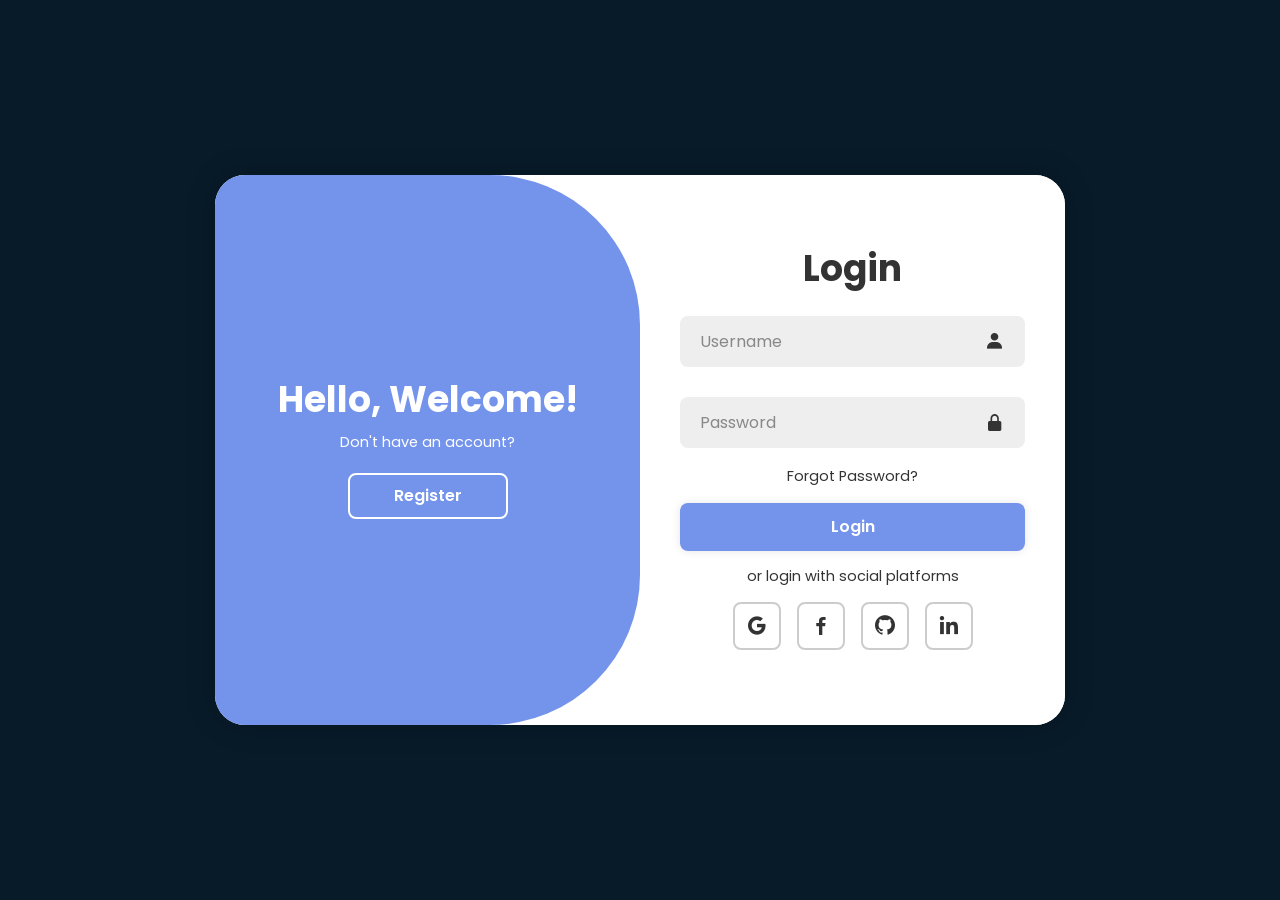
<file: index.html>
<!DOCTYPE html>
<html lang="en">

<head>
    <meta charset="UTF-8">
    <meta http-equiv="X-UA-Compatible" content="IE=edge">
    <meta name="viewport" content="width=device-width, initial-scale=1.0">

    <title>Login & Registration Form</title>

    <!-- CSS -->
    <link rel="stylesheet" href="style.css">

    <!-- Boxicons -->
    <link href='https://unpkg.com/boxicons@2.1.4/css/boxicons.min.css' rel='stylesheet'>
</head>

<body>

    <div class="container">

        <!-- LOGIN FORM -->
        <div class="form-box login">
            <form action="#">
                <h1>Login</h1>

                <div class="input-box">
                    <input type="text" id="loginUsername" placeholder="Username" required>
                    <i class='bx bxs-user'></i>
                </div>

                <div class="input-box">
                    <input type="password" id="loginPassword" placeholder="Password" required>
                    <i class='bx bxs-lock-alt'></i>
                </div>

                <div class="forgot-link">
                    <a href="#">Forgot Password?</a>
                </div>

                <button type="button" onclick="goLogin()" class="btn">
                    Login
                </button>

                <p>or login with social platforms</p>

                <div class="social-icons">
                    <a href="#"><i class='bx bxl-google'></i></a>
                    <a href="#"><i class='bx bxl-facebook'></i></a>
                    <a href="#"><i class='bx bxl-github'></i></a>
                    <a href="#"><i class='bx bxl-linkedin'></i></a>
                </div>
            </form>
        </div>

        <!-- REGISTER FORM -->
        <div class="form-box register">
            <form action="#">
                <h1>Registration</h1>

                <div class="input-box">
                    <input type="text" id="registerUsername" placeholder="Username" required>
                    <i class='bx bxs-user'></i>
                </div>

                <div class="input-box">
                    <input type="email" id="registerEmail" placeholder="Email" required>
                    <i class='bx bxs-envelope'></i>
                </div>

                <div class="input-box">
                    <input type="password" id="registerPassword" placeholder="Password" required>
                    <i class='bx bxs-lock-alt'></i>
                </div>

                <button type="button" onclick="goRegister()" class="btn">
                    Register
                </button>

                <p>or register with social platforms</p>

                <div class="social-icons">
                    <a href="#"><i class='bx bxl-google'></i></a>
                    <a href="#"><i class='bx bxl-facebook'></i></a>
                    <a href="#"><i class='bx bxl-github'></i></a>
                    <a href="#"><i class='bx bxl-linkedin'></i></a>
                </div>
            </form>
        </div>

        <!-- TOGGLE PANEL -->
        <div class="toggle-box">

            <div class="toggle-panel toggle-left">
                <h1>Hello, Welcome!</h1>
                <p>Don't have an account?</p>
                <button class="btn register-btn">Register</button>
            </div>

            <div class="toggle-panel toggle-right">
                <h1>Welcome Back!</h1>
                <p>Already have an account?</p>
                <button class="btn login-btn">Login</button>
            </div>

        </div>

    </div>

    <!-- JS -->
    <script src="script.js"></script>

</body>
</html>
</file>
<file: style.css>
@import url('https://fonts.googleapis.com/css2?family=Poppins:wght@300;400;500;600;700;800;900&display=swap');

* {
    margin: 0;
    padding: 0;
    box-sizing: border-box;
    font-family: 'Poppins', sans-serif;
}

body {
    display: flex;
    justify-content: center;
    align-items: center;
    min-height: 100vh;
    background: #081b29;
}

.container {
    position: relative;
    width: 850px;
    height: 550px;
    background: #fff;
    margin: 20px;
    border-radius: 30px;
    overflow: hidden;
    box-shadow: 0 0 30px rgba(0, 0, 0, .2);
}

.form-box {
    position: absolute;
    right: 0;
    width: 50%;
    height: 100%;
    background: #fff;
    display: flex;
    align-items: center;
    color: #333;
    text-align: center;
    padding: 40px;
    z-index: 1;
    transition: .6s ease-in-out 1.2s, visibility 0s 1s;
}

.container.active .form-box {
    right: 50%;
}

.form-box.register {
    visibility: hidden;
}

.container.active .form-box.register {
    visibility: visible;
}

form {
    width: 100%;
}

.container h1 {
    font-size: 36px;
    margin: -10px 0;
}

.input-box {
    position: relative;
    margin: 30px 0;
}

.input-box input {
    width: 100%;
    padding: 13px 50px 13px 20px;
    background: #eee;
    border-radius: 8px;
    border: none;
    outline: none;
    font-size: 16px;
    color: #333;
    font-weight: 500;
}

.input-box input::placeholder {
    color: #888;
    font-weight: 400;
}

.input-box i {
    position: absolute;
    right: 20px;
    top: 50%;
    transform: translateY(-50%);
    font-size: 20px;
}

.forgot-link {
    margin: -15px 0 15px;
}

.forgot-link a {
    font-size: 14.5px;
    color: #333;
    text-decoration: none;
}

.btn {
    width: 100%;
    height: 48px;
    background: #7494ec;
    border-radius: 8px;
    box-shadow: 0 0 10px rgba(0, 0, 0, .1);
    border: none;
    cursor: pointer;
    font-size: 16px;
    color: #fff;
    font-weight: 600;
}

.container p {
    font-size: 14.5px;
    margin: 15px 0;
}

.social-icons {
    display: flex;
    justify-content: center;
}

.social-icons a {
    display: inline-flex;
    padding: 10px;
    border: 2px solid #ccc;
    border-radius: 8px;
    font-size: 24px;
    color: #333;
    text-decoration: none;
    margin: 0 8px;
}

.toggle-box {
    position: absolute;
    width: 100%;
    height: 100%;
}

.toggle-box::before {
    content: '';
    position: absolute;
    left: -250%;
    width: 300%;
    height: 100%;
    background: #7494ec;
    border-radius: 150px;
    z-index: 2;
    transition: 1.8s ease-in-out;
}

.container.active .toggle-box::before {
    left: 50%;
}

.toggle-panel {
    position: absolute;
    width: 50%;
    height: 100%;
    color: #fff;
    display: flex;
    flex-direction: column;
    justify-content: center;
    align-items: center;
    z-index: 2;
    transition: .6s ease-in-out;
}

.toggle-panel.toggle-left {
    left: 0;
    transition-delay: 1.2s;
}

.container.active .toggle-panel.toggle-left {
    left: -50%;
    transition-delay: .6s;
}

.toggle-panel.toggle-right {
    right: -50%;
    transition-delay: .6s;
}

.container.active .toggle-panel.toggle-right {
    right: 0;
    transition-delay: 1.2s;
}

.toggle-panel p {
    margin-bottom: 20px;
}

.toggle-panel .btn {
    width: 160px;
    height: 46px;
    background: transparent;
    border: 2px solid #fff;
    box-shadow: none;
}

@media screen and (max-width: 650px) {

    .container {
        height: calc(100vh - 40px);
    }

    .form-box {
        bottom: 0;
        width: 100%;
        height: 70%;
    }

    .container.active .form-box {
        right: 0;
        bottom: 30%;
    }

    .toggle-box::before {
        left: 0;
        top: -270%;
        width: 100%;
        height: 300%;
        border-radius: 20vw;
    }

    .container.active .toggle-box::before {
        left: 0;
        top: 70%;
    }

    .toggle-panel {
        width: 100%;
        height: 30%;
    }

    .toggle-panel.toggle-left {
        top: 0;
    }

    .container.active .toggle-panel.toggle-left {
        left: 0;
        top: -30%;
    }

    .toggle-panel.toggle-right {
        right: 0;
        bottom: -30%;
    }

    .container.active .toggle-panel.toggle-right {
        bottom: 0;
    }
}

@media screen and (max-width: 400px) {

    .form-box {
        padding: 20px;
    }

    .toggle-panel h1 {
        font-size: 30px;
    }
}
</file>
